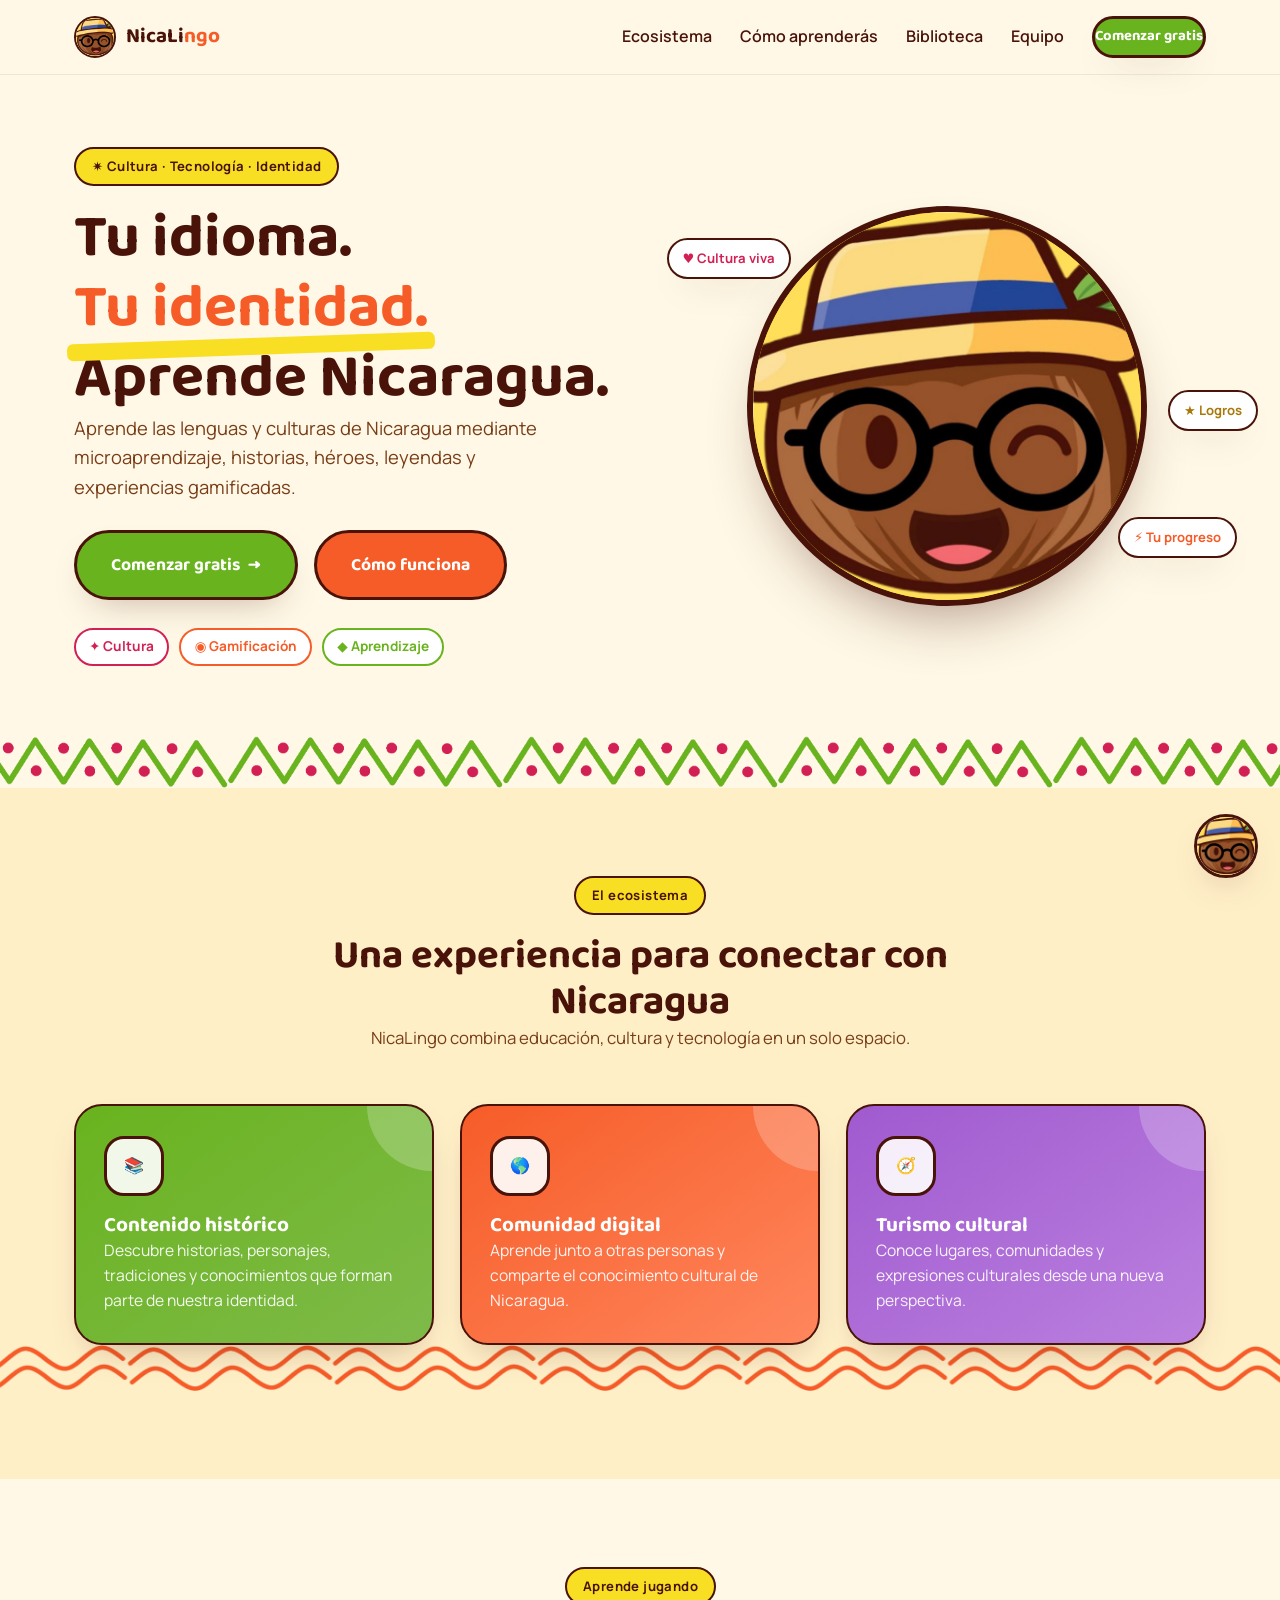
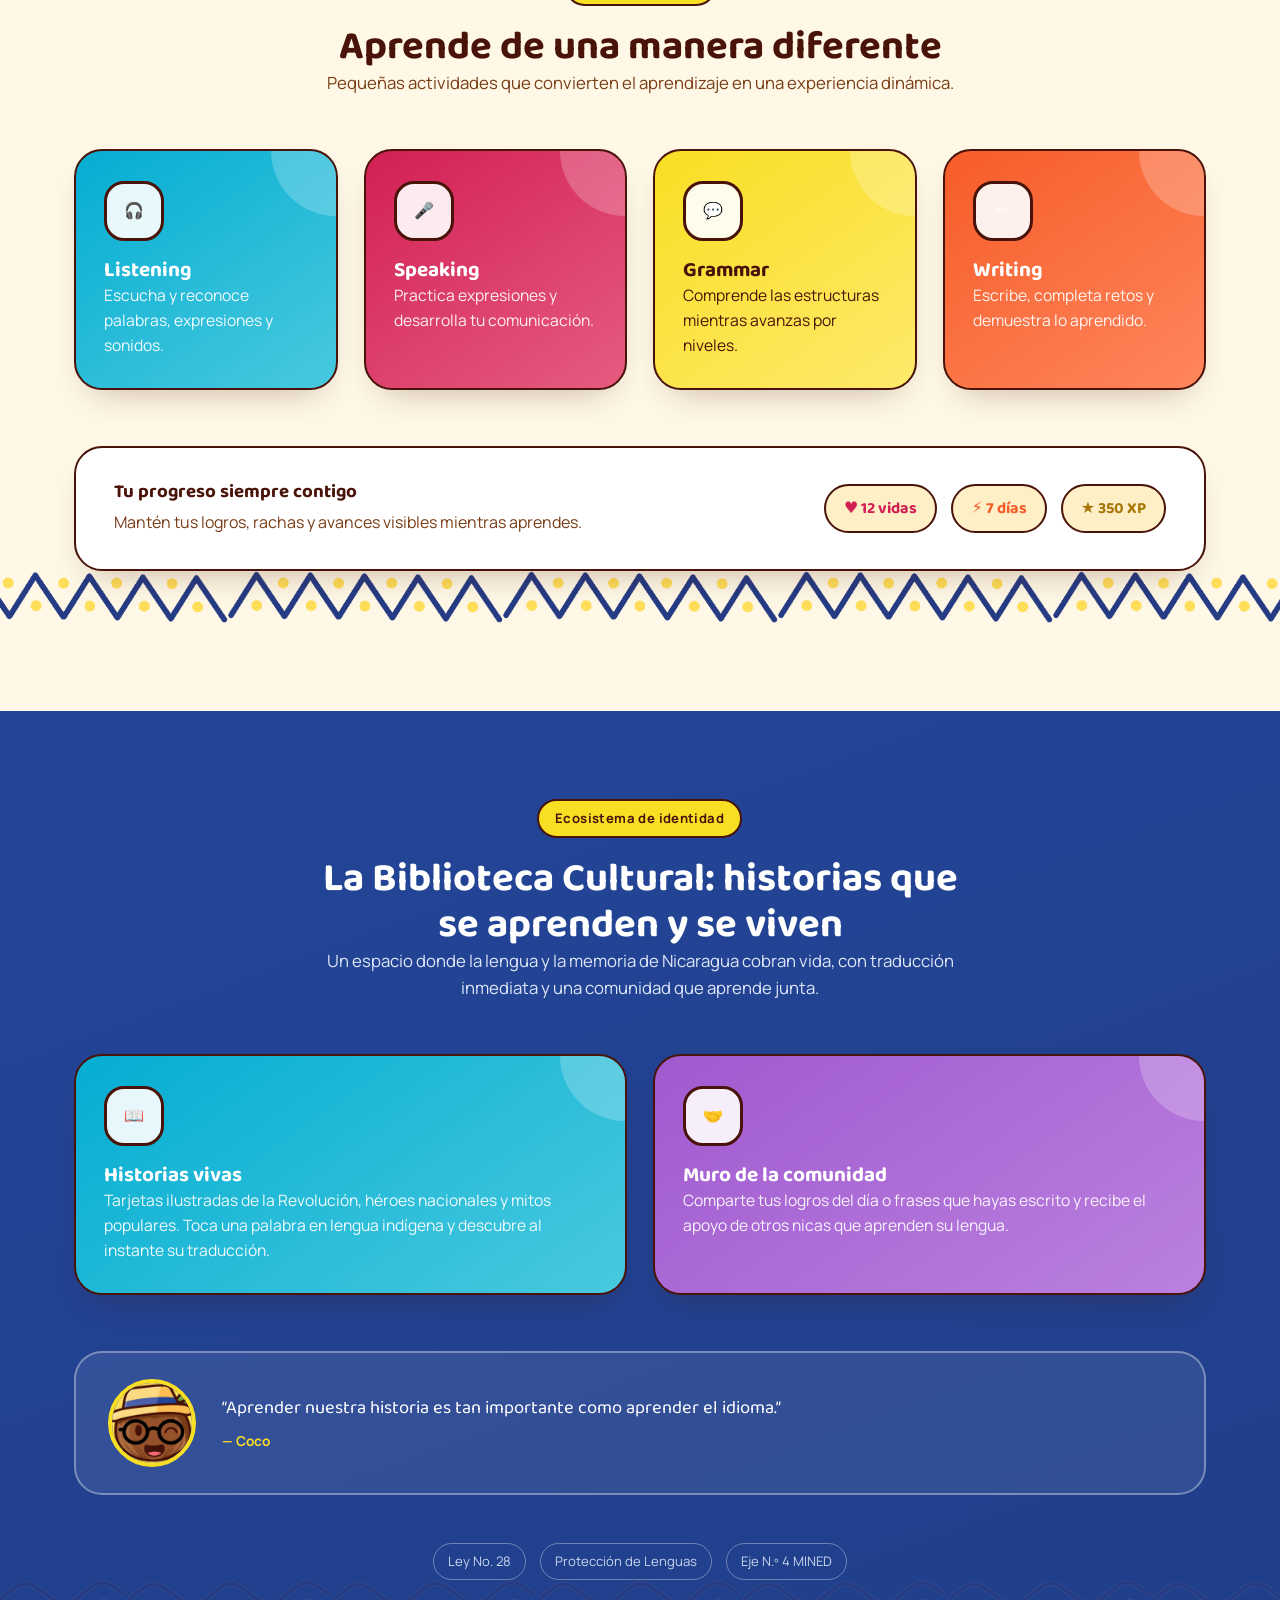
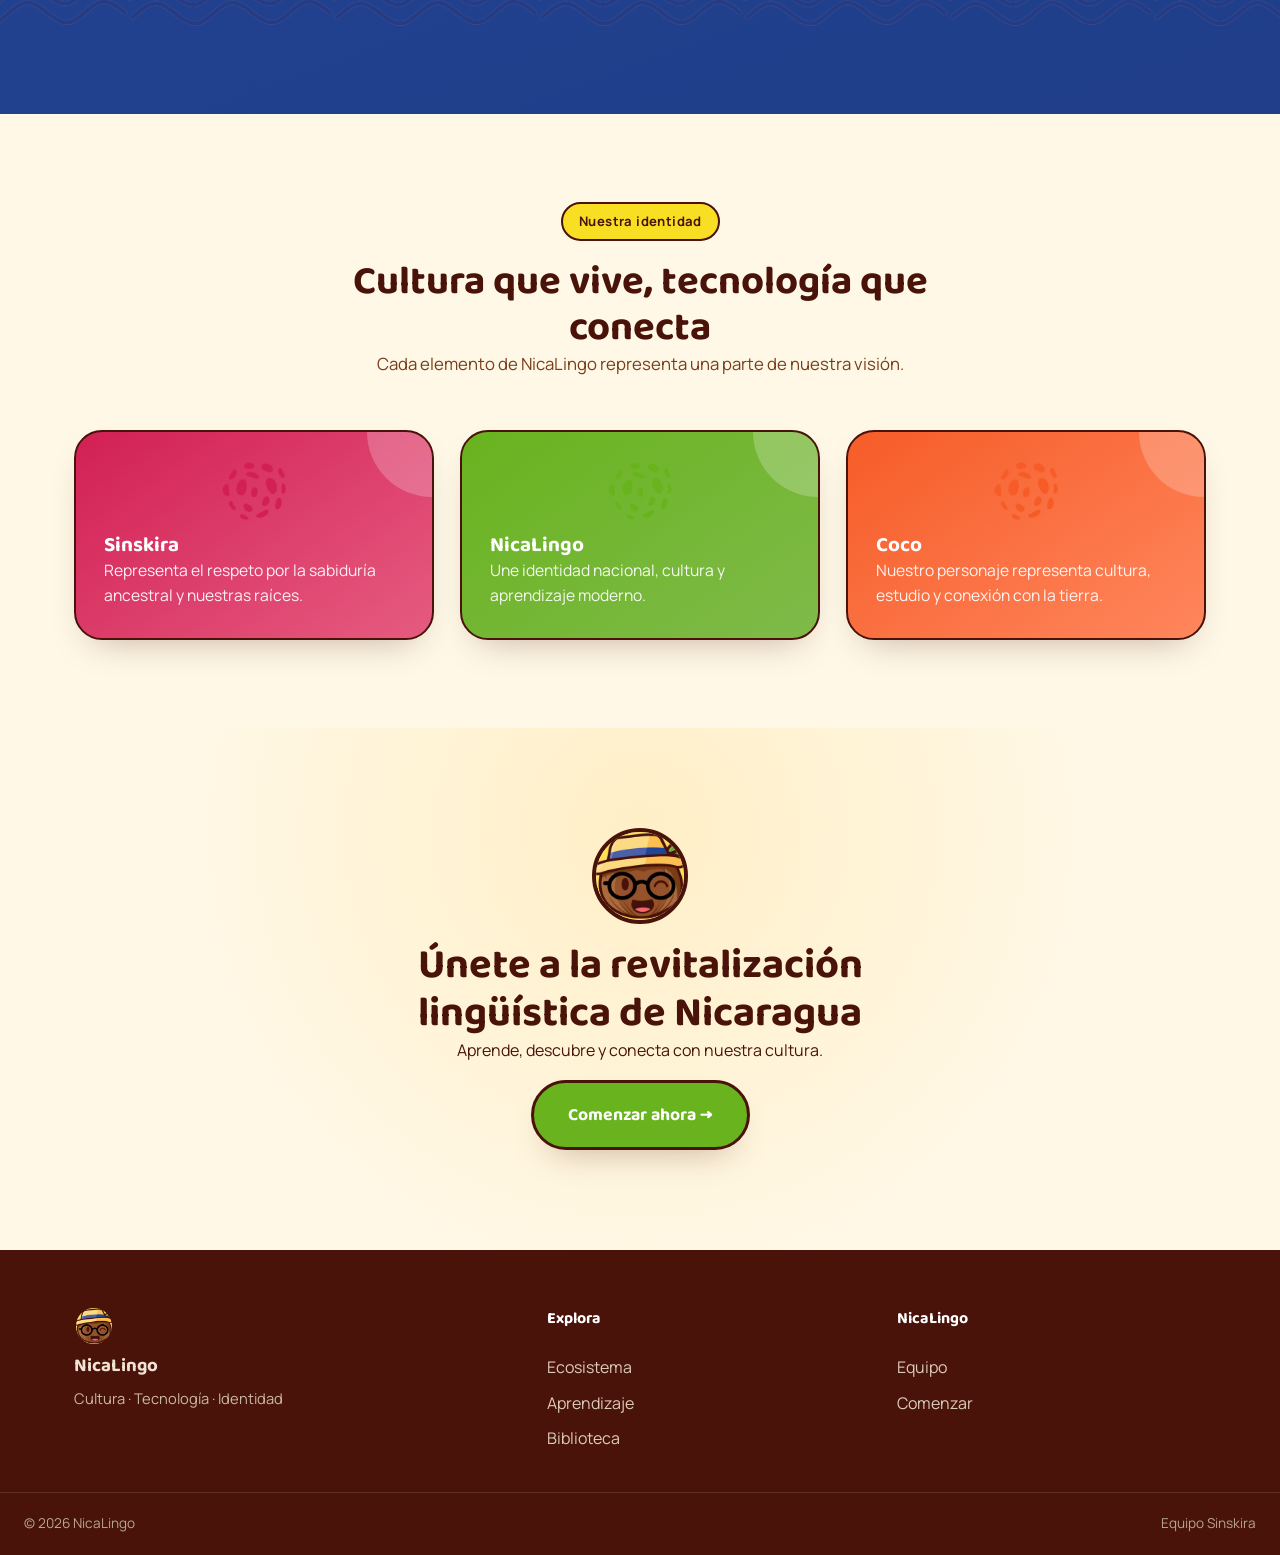
<file: index.html>
<!DOCTYPE html>
<html lang="es">

<head>

  <meta charset="UTF-8">

  <meta
    name="viewport"
    content="width=device-width, initial-scale=1.0"
  >

  <title>NicaLingo — Cultura · Tecnología · Identidad</title>

  <link
    rel="icon"
    href="favicon.png"
  >

  <link
    rel="preconnect"
    href="https://fonts.googleapis.com"
  >

  <link
    rel="preconnect"
    href="https://fonts.gstatic.com"
    crossorigin
  >

  <link
    href="https://fonts.googleapis.com/css2?family=Baloo+2:wght@600;700&family=Manrope:wght@300;400;600;700&display=swap"
    rel="stylesheet"
  >

  <link
    rel="stylesheet"
    href="style.css"
  >

</head>


<body>

<!-- ======================================================
     LUZ DEL CURSOR
====================================================== -->

<div
  class="cursor-glow"
  id="cursorGlow"
></div>


<!-- ======================================================
     HEADER
====================================================== -->

<header
  class="site-header"
  id="siteHeader"
>

  <div class="wrap header-inner">

    <a
      href="#inicio"
      class="brand"
    >

      <img
        src="coco-logo.png"
        alt="Logo de NicaLingo"
        class="brand-mark"
      >

      <span class="brand-name">
        Nica<span>Li</span><em>ngo</em>
      </span>

    </a>


    <nav
      class="main-nav"
      id="mainNav"
    >

      <a href="#ecosistema">
        Ecosistema
      </a>

      <a href="#aprendizaje">
        Cómo aprenderás
      </a>

      <a href="#biblioteca">
        Biblioteca
      </a>

      <a href="#equipo">
        Equipo
      </a>

      <a
        href="#comenzar"
        class="btn btn-primary btn-small"
      >
        Comenzar gratis
      </a>

    </nav>


    <button
      class="nav-toggle"
      id="navToggle"
      aria-label="Abrir menú"
      aria-expanded="false"
    >

      <span></span>
      <span></span>
      <span></span>

    </button>

  </div>

</header>



<main>


<!-- ======================================================
     HERO
====================================================== -->

<section
  class="hero"
  id="inicio"
>

  <div class="wrap hero-inner">


    <div class="hero-copy">

      <span class="eyebrow">
        ✷ Cultura · Tecnología · Identidad
      </span>


      <h1>

        Tu idioma.
        <span class="text-underline">
          Tu identidad.
        </span>

        <br>

        Aprende Nicaragua.

      </h1>


      <p class="hero-lead">

        Aprende las lenguas y culturas de Nicaragua
        mediante microaprendizaje, historias,
        héroes, leyendas y experiencias gamificadas.

      </p>


      <div class="hero-actions">

        <a
          href="#comenzar"
          class="btn btn-primary btn-large"
        >
          Comenzar gratis
          <span>→</span>
        </a>

        <a
          href="#aprendizaje"
          class="btn btn-coral btn-large"
        >
          Cómo funciona
        </a>

      </div>


      <div class="hero-pills">

        <span
          class="pill"
          style="--pc:var(--magenta)"
        >
          ✦ Cultura
        </span>

        <span
          class="pill"
          style="--pc:var(--coral)"
        >
          ◉ Gamificación
        </span>

        <span
          class="pill"
          style="--pc:var(--leaf)"
        >
          ◆ Aprendizaje
        </span>

      </div>

    </div>



    <div class="hero-visual">

      <div class="medallion">

        <img
          src="coco-hero.jpg"
          alt="Coco, personaje de NicaLingo"
          class="mascot-img"
        >

      </div>


      <div class="float-chip chip-life">
        ♥ Cultura viva
      </div>

      <div class="float-chip chip-streak">
        ⚡ Tu progreso
      </div>

      <div class="float-chip chip-coin">
        ★ Logros
      </div>

    </div>

  </div>


  <div class="divider divider-zigzag-green"></div>

</section>



<!-- ======================================================
     ECOSISTEMA
====================================================== -->

<section
  class="section section-alt"
  id="ecosistema"
>

  <div class="wrap">

    <div class="section-head reveal">

      <span class="eyebrow eyebrow-magenta">
        El ecosistema
      </span>

      <h2>
        Una experiencia para conectar
        con Nicaragua
      </h2>

      <p class="section-lead">
        NicaLingo combina educación,
        cultura y tecnología en un solo espacio.
      </p>

    </div>


    <div class="card-grid card-grid-3">


      <!-- CARD 1 -->

      <article
        class="card card-green reveal"
        style="--delay:.05s"
      >

        <div class="icon-badge">
          📚
        </div>

        <h3>
          Contenido histórico
        </h3>

        <p>
          Descubre historias, personajes,
          tradiciones y conocimientos que
          forman parte de nuestra identidad.
        </p>

      </article>


      <!-- CARD 2 -->

      <article
        class="card card-coral reveal"
        style="--delay:.15s"
      >

        <div class="icon-badge">
          🌎
        </div>

        <h3>
          Comunidad digital
        </h3>

        <p>
          Aprende junto a otras personas
          y comparte el conocimiento
          cultural de Nicaragua.
        </p>

      </article>


      <!-- CARD 3 -->

      <article
        class="card card-purple reveal"
        style="--delay:.25s"
      >

        <div class="icon-badge">
          🧭
        </div>

        <h3>
          Turismo cultural
        </h3>

        <p>
          Conoce lugares, comunidades
          y expresiones culturales
          desde una nueva perspectiva.
        </p>

      </article>

    </div>

  </div>


  <div class="divider divider-wave-coral"></div>

</section>



<!-- ======================================================
     APRENDIZAJE
====================================================== -->

<section
  class="section"
  id="aprendizaje"
>

  <div class="wrap">

    <div class="section-head reveal">

      <span class="eyebrow eyebrow-sun">
        Aprende jugando
      </span>

      <h2>
        Aprende de una manera diferente
      </h2>

      <p class="section-lead">
        Pequeñas actividades que convierten
        el aprendizaje en una experiencia dinámica.
      </p>

    </div>


    <div class="card-grid card-grid-4">


      <article
        class="card card-cyan reveal"
        style="--delay:.05s"
      >

        <div class="icon-badge">
          🎧
        </div>

        <h3>
          Listening
        </h3>

        <p>
          Escucha y reconoce palabras,
          expresiones y sonidos.
        </p>

      </article>


      <article
        class="card card-magenta reveal"
        style="--delay:.15s"
      >

        <div class="icon-badge">
          🎤
        </div>

        <h3>
          Speaking
        </h3>

        <p>
          Practica expresiones
          y desarrolla tu comunicación.
        </p>

      </article>


      <article
        class="card card-yellow reveal"
        style="--delay:.25s"
      >

        <div class="icon-badge">
          💬
        </div>

        <h3>
          Grammar
        </h3>

        <p>
          Comprende las estructuras
          mientras avanzas por niveles.
        </p>

      </article>


      <article
        class="card card-coral reveal"
        style="--delay:.35s"
      >

        <div class="icon-badge">
          ✏️
        </div>

        <h3>
          Writing
        </h3>

        <p>
          Escribe, completa retos
          y demuestra lo aprendido.
        </p>

      </article>

    </div>


    <div class="topbar-preview reveal">

      <div class="topbar-preview-text">

        <h3>
          Tu progreso siempre contigo
        </h3>

        <p>
          Mantén tus logros, rachas
          y avances visibles mientras aprendes.
        </p>

      </div>


      <div class="topbar-mock">

        <span>
          ♥ 12 vidas
        </span>

        <span>
          ⚡ 7 días
        </span>

        <span>
          ★ 350 XP
        </span>

      </div>

    </div>

  </div>


  <div class="divider divider-zigzag-navy"></div>

</section>



<!-- ======================================================
     BIBLIOTECA CULTURAL
====================================================== -->

<section
  class="section section-dark"
  id="biblioteca"
>

  <div class="wrap">

    <div class="section-head reveal">

      <span class="eyebrow eyebrow-ocean">
        Ecosistema de identidad
      </span>

      <h2>
        La Biblioteca Cultural:
        historias que se aprenden y se viven
      </h2>

      <p class="section-lead">
        Un espacio donde la lengua y la memoria
        de Nicaragua cobran vida, con traducción
        inmediata y una comunidad que aprende junta.
      </p>

    </div>


    <div class="card-grid card-grid-2">


      <article
        class="card card-cyan reveal"
        style="--delay:.1s"
      >

        <div class="icon-badge">
          📖
        </div>

        <h3>
          Historias vivas
        </h3>

        <p>
          Tarjetas ilustradas de la Revolución,
          héroes nacionales y mitos populares.
          Toca una palabra en lengua indígena
          y descubre al instante su traducción.
        </p>

      </article>


      <article
        class="card card-purple reveal"
        style="--delay:.2s"
      >

        <div class="icon-badge">
          🤝
        </div>

        <h3>
          Muro de la comunidad
        </h3>

        <p>
          Comparte tus logros del día o frases
          que hayas escrito y recibe el apoyo
          de otros nicas que aprenden su lengua.
        </p>

      </article>

    </div>


    <div class="biblioteca-mascot reveal">

      <img
        src="coco-hero.jpg"
        alt="Coco, la mascota de NicaLingo"
      >

      <blockquote>
        “Aprender nuestra historia es tan importante
        como aprender el idioma.”
        <cite>— Coco</cite>
      </blockquote>

    </div>


    <div class="legal-strip reveal">

      <span>
        Ley No. 28
      </span>

      <span>
        Protección de Lenguas
      </span>

      <span>
        Eje N.º 4 MINED
      </span>

    </div>

  </div>


  <div class="divider divider-wave-navy"></div>

</section>



<!-- ======================================================
     EQUIPO
====================================================== -->

<section
  class="section"
  id="equipo"
>

  <div class="wrap">

    <div class="section-head reveal">

      <span class="eyebrow eyebrow-leaf">
        Nuestra identidad
      </span>

      <h2>
        Cultura que vive,
        tecnología que conecta
      </h2>

      <p class="section-lead">
        Cada elemento de NicaLingo representa
        una parte de nuestra visión.
      </p>

    </div>


    <div class="card-grid card-grid-3">


      <article
        class="card card-magenta reveal"
        style="--delay:.05s"
      >

        <img
          src="blob-magenta.png"
          alt=""
          class="blob-icon"
        >

        <h3>
          Sinskira
        </h3>

        <p>
          Representa el respeto por la
          sabiduría ancestral y nuestras raíces.
        </p>

      </article>


      <article
        class="card card-green reveal"
        style="--delay:.15s"
      >

        <img
          src="blob-green.png"
          alt=""
          class="blob-icon"
        >

        <h3>
          NicaLingo
        </h3>

        <p>
          Une identidad nacional,
          cultura y aprendizaje moderno.
        </p>

      </article>


      <article
        class="card card-coral reveal"
        style="--delay:.25s"
      >

        <img
          src="blob-coral.png"
          alt=""
          class="blob-icon"
        >

        <h3>
          Coco
        </h3>

        <p>
          Nuestro personaje representa
          cultura, estudio y conexión con la tierra.
        </p>

      </article>

    </div>

  </div>

</section>



<!-- ======================================================
     CTA
====================================================== -->

<section
  class="cta-final"
  id="comenzar"
>

  <div class="wrap cta-inner reveal">

    <img
      src="coco-logo.png"
      alt="Coco"
      class="cta-mascot"
    >

    <h2>
      Únete a la revitalización
      lingüística de Nicaragua
    </h2>

    <p>
      Aprende, descubre y conecta
      con nuestra cultura.
    </p>

    <a
      href="#inicio"
      class="btn btn-primary btn-large"
    >
      Comenzar ahora →
    </a>

  </div>

</section>

</main>



<!-- ======================================================
     FOOTER
====================================================== -->

<footer class="site-footer">

  <div class="wrap footer-inner">


    <div class="footer-brand">

      <img
        src="coco-logo.png"
        alt="NicaLingo"
        class="brand-mark"
      >

      <h3>
        NicaLingo
      </h3>

      <p>
        Cultura · Tecnología · Identidad
      </p>

    </div>


    <div class="footer-col">

      <h4>
        Explora
      </h4>

      <a href="#ecosistema">
        Ecosistema
      </a>

      <a href="#aprendizaje">
        Aprendizaje
      </a>

      <a href="#biblioteca">
        Biblioteca
      </a>

    </div>


    <div class="footer-col">

      <h4>
        NicaLingo
      </h4>

      <a href="#equipo">
        Equipo
      </a>

      <a href="#comenzar">
        Comenzar
      </a>

    </div>

  </div>


  <div class="footer-bottom">

    <span>
      © <span id="year"></span> NicaLingo
    </span>

    <span>
      Equipo Sinskira
    </span>

  </div>

</footer>


<!-- ======================================================
     MASCOTA FLOTANTE
====================================================== -->

<button
  class="mascot-peek"
  id="mascotPeek"
  aria-label="Ir a comenzar gratis"
>

  <span class="mascot-peek-bubble">
    ¡Vamos a aprender! →
  </span>

  <img
    src="coco-logo.png"
    alt=""
  >

</button>


<script src="script.js"></script>

</body>

</html>
</file>
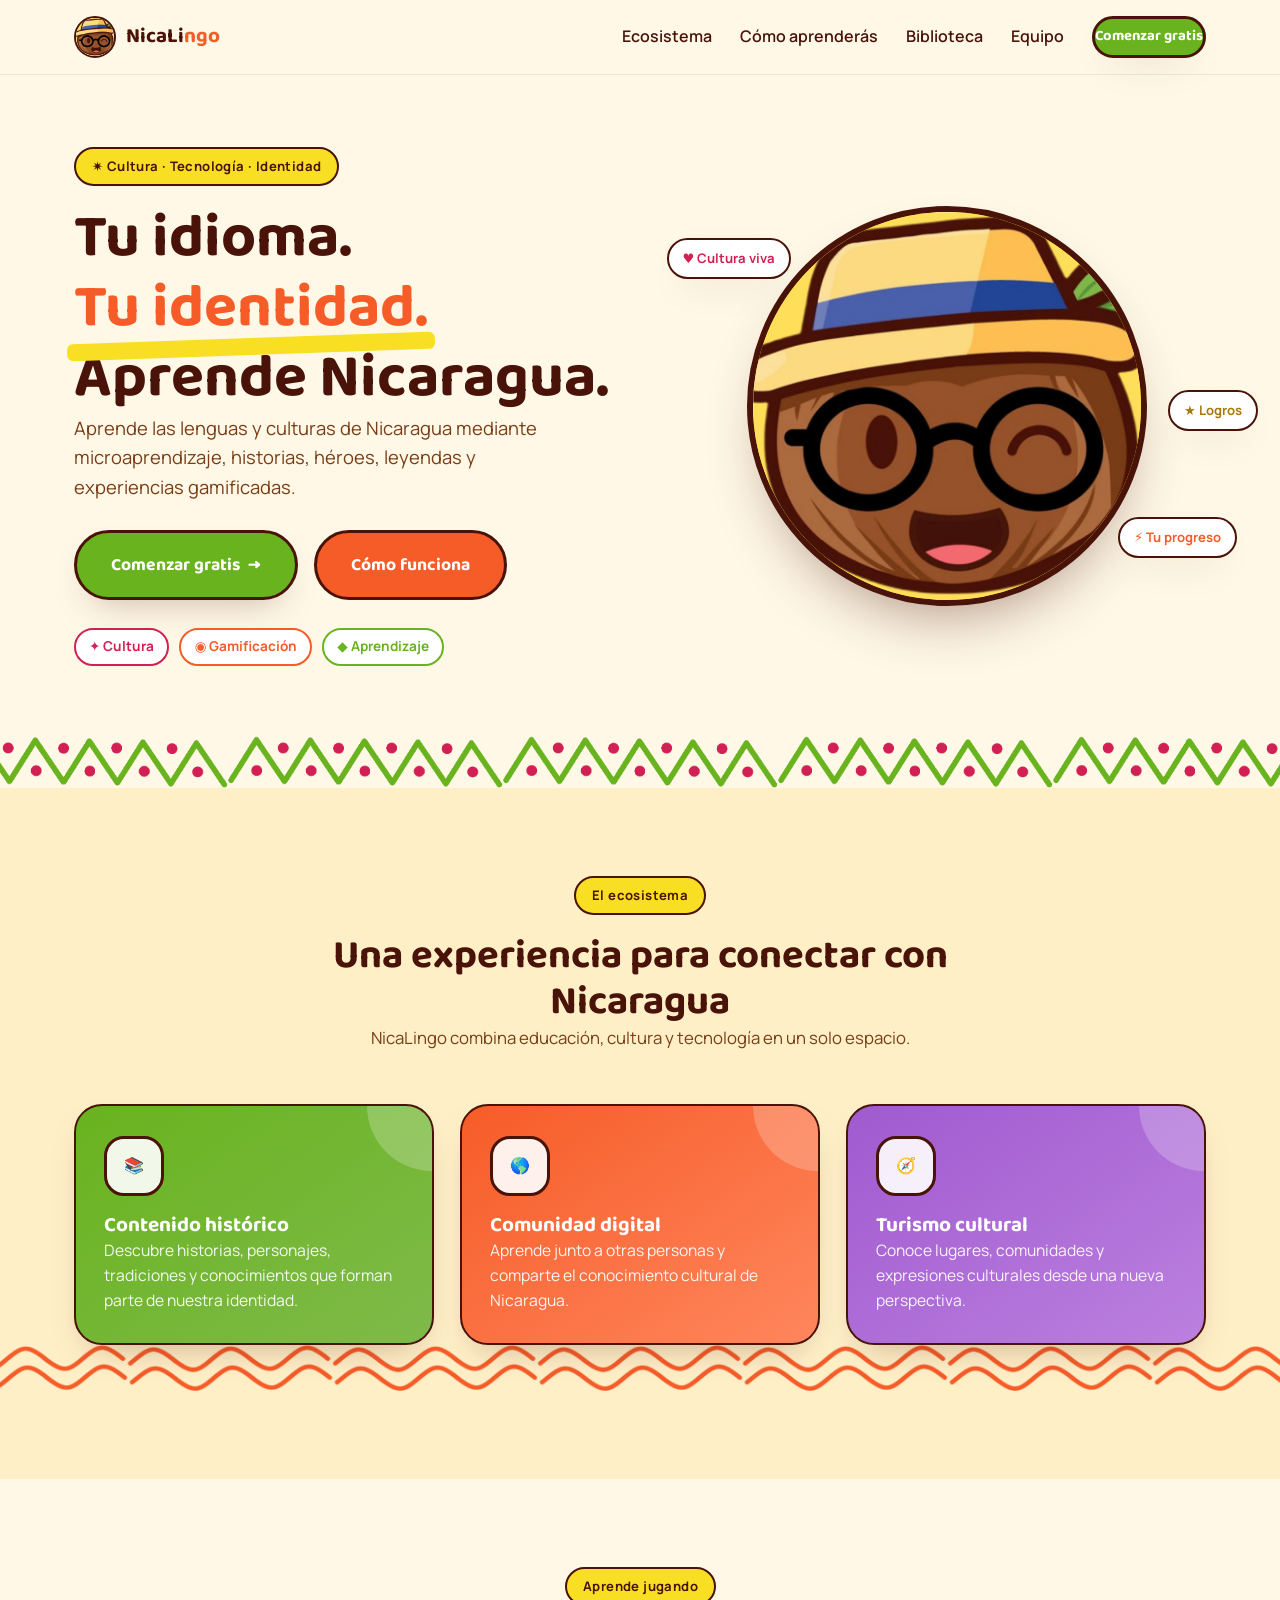
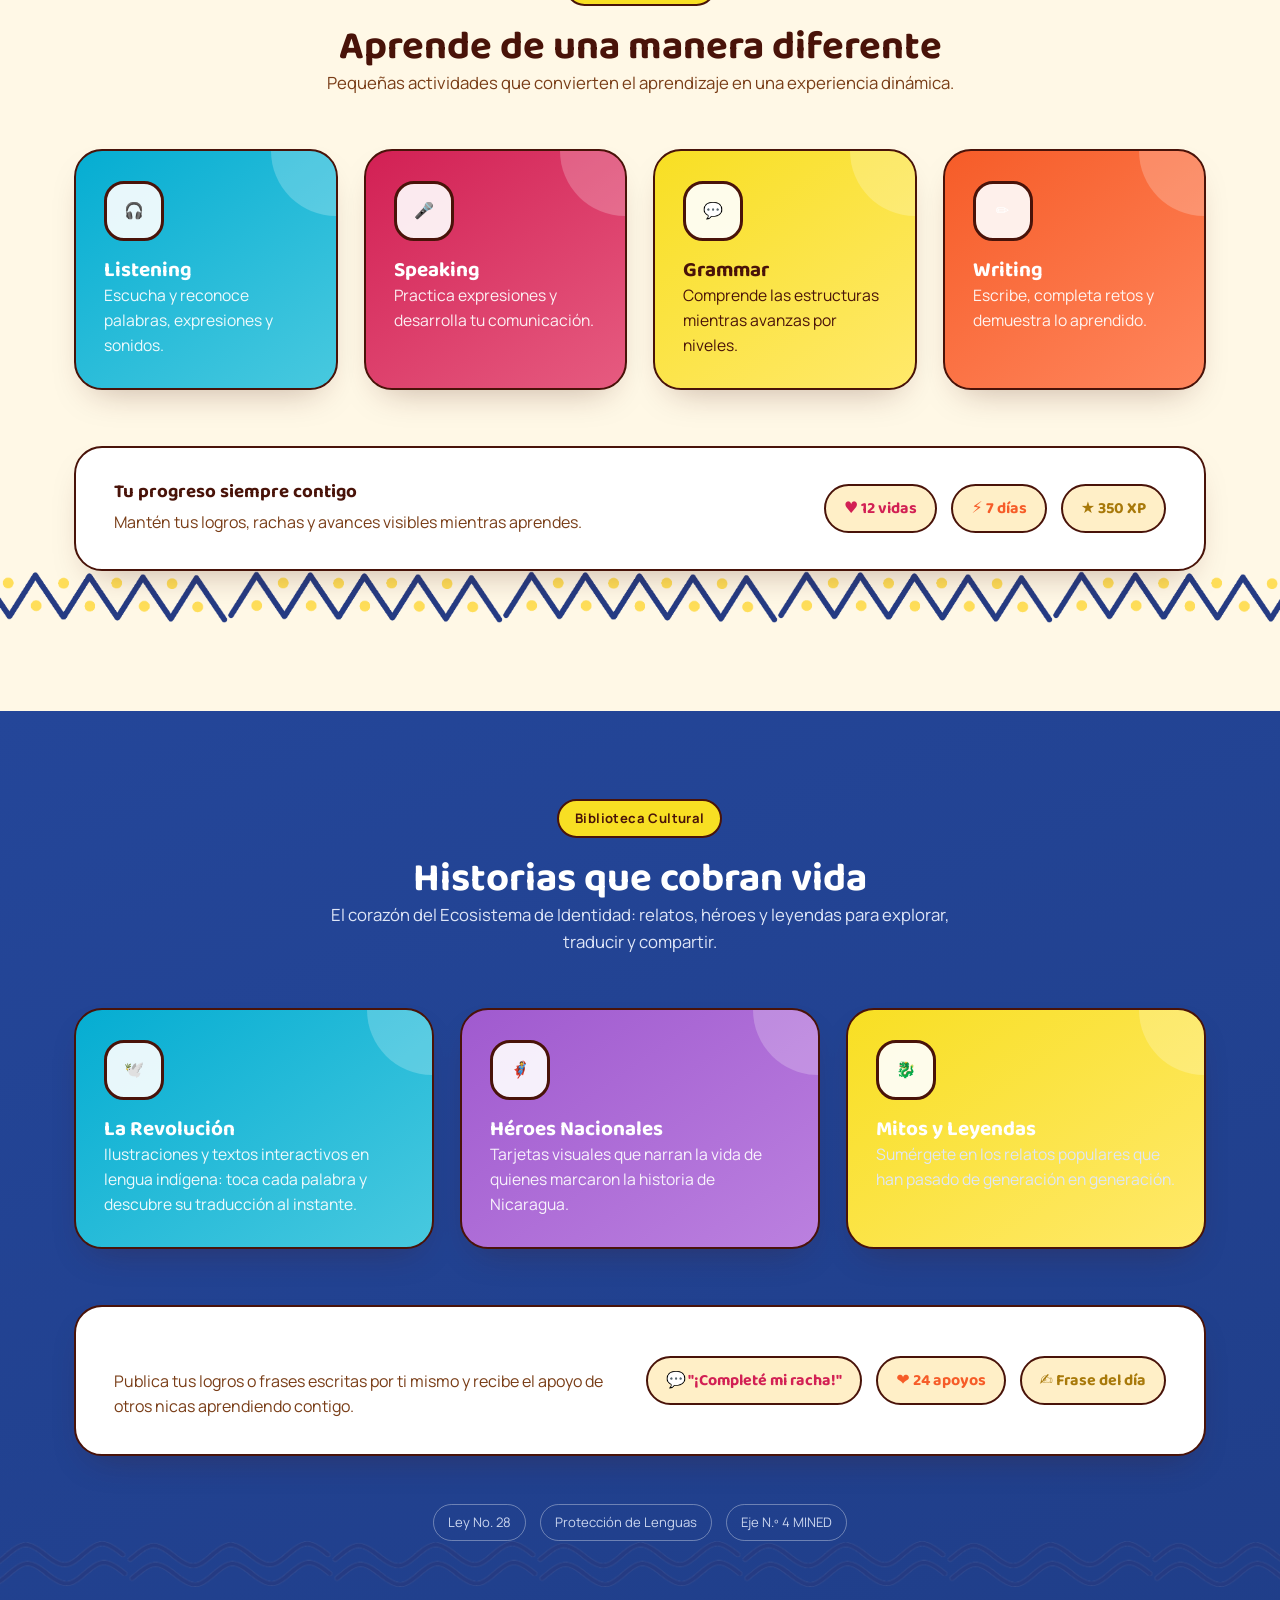
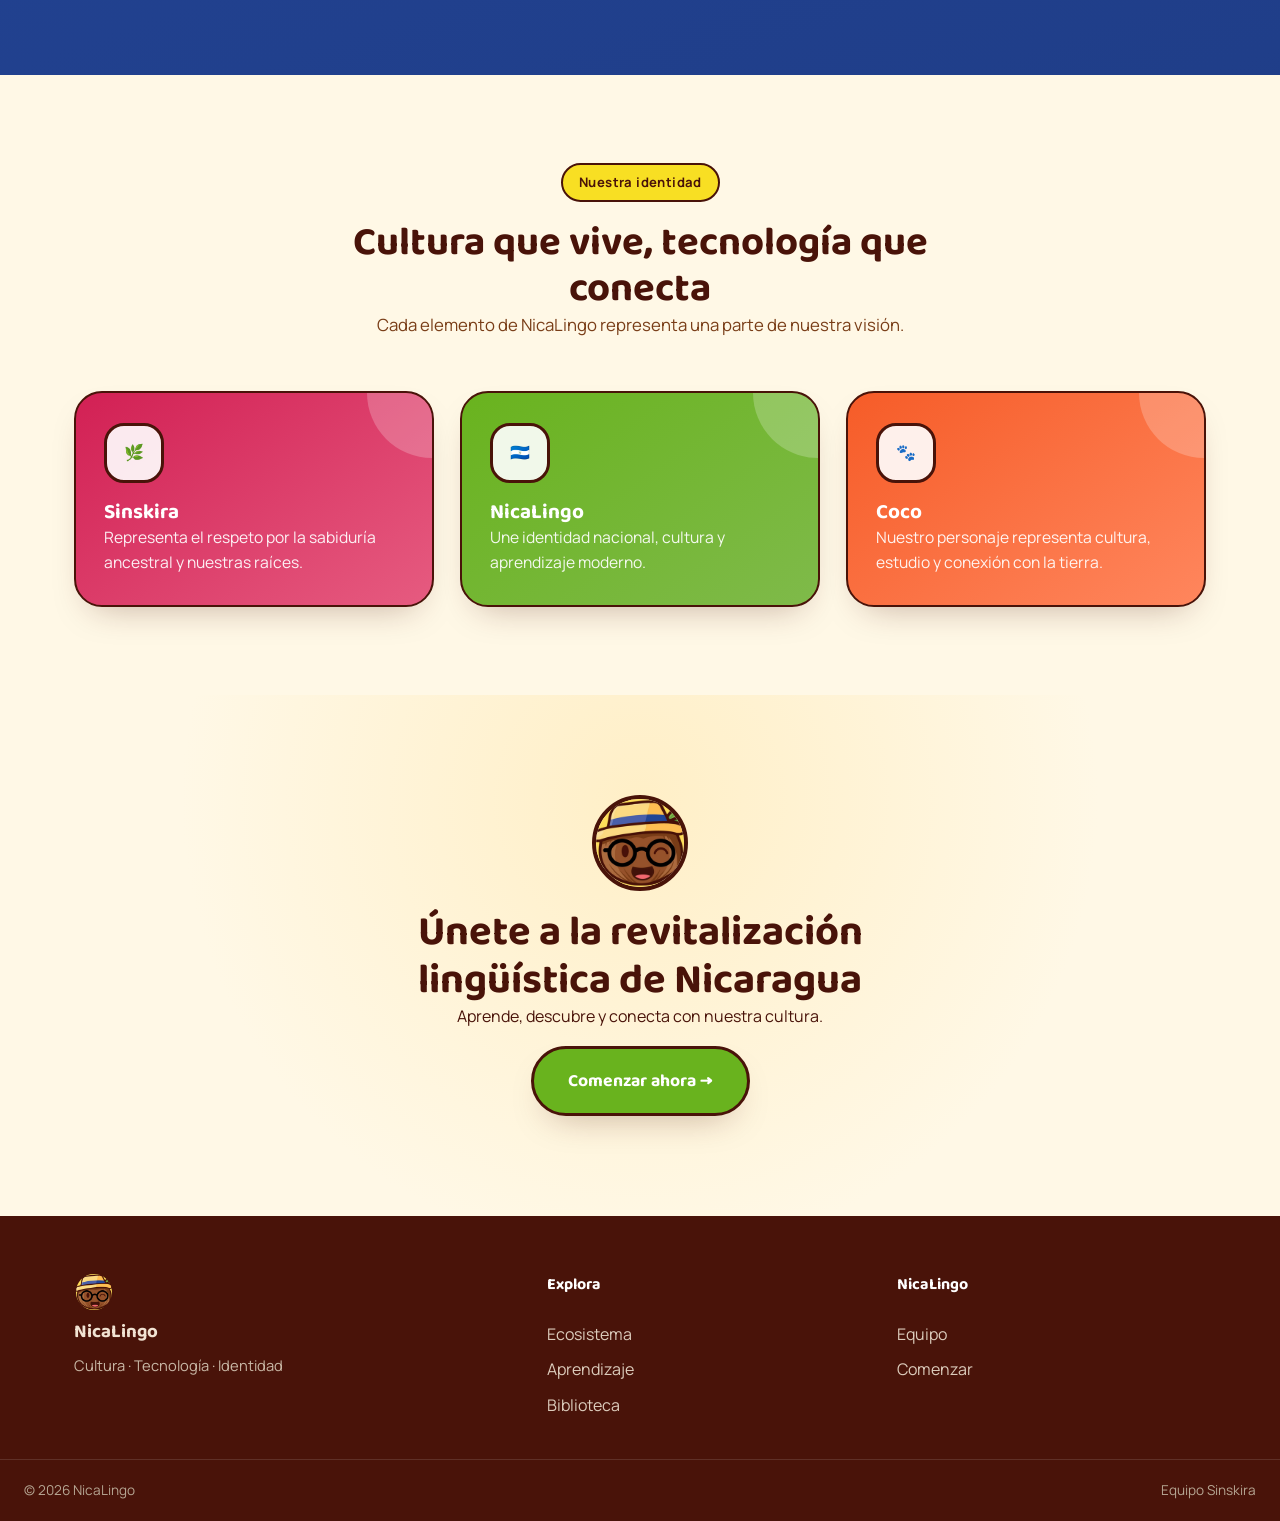
<file: index (1).html>
<!DOCTYPE html>
<html lang="es">

<head>

  <meta charset="UTF-8">

  <meta
    name="viewport"
    content="width=device-width, initial-scale=1.0"
  >

  <title>NicaLingo — Cultura · Tecnología · Identidad</title>

  <link
    rel="icon"
    href="favicon.png"
  >

  <link
    rel="preconnect"
    href="https://fonts.googleapis.com"
  >

  <link
    rel="preconnect"
    href="https://fonts.gstatic.com"
    crossorigin
  >

  <link
    href="https://fonts.googleapis.com/css2?family=Baloo+2:wght@600;700&family=Manrope:wght@300;400;600;700&display=swap"
    rel="stylesheet"
  >

  <link
    rel="stylesheet"
    href="style.css"
  >

</head>


<body>

<!-- ======================================================
     LUZ DEL CURSOR
====================================================== -->

<div
  class="cursor-glow"
  id="cursorGlow"
></div>


<!-- ======================================================
     HEADER
====================================================== -->

<header
  class="site-header"
  id="siteHeader"
>

  <div class="wrap header-inner">

    <a
      href="#inicio"
      class="brand"
    >

      <img
        src="coco-logo.png"
        alt="Logo de NicaLingo"
        class="brand-mark"
      >

      <span class="brand-name">
        Nica<span>Li</span><em>ngo</em>
      </span>

    </a>


    <nav
      class="main-nav"
      id="mainNav"
    >

      <a href="#ecosistema">
        Ecosistema
      </a>

      <a href="#aprendizaje">
        Cómo aprenderás
      </a>

      <a href="#biblioteca">
        Biblioteca
      </a>

      <a href="#equipo">
        Equipo
      </a>

      <a
        href="#comenzar"
        class="btn btn-primary btn-small"
      >
        Comenzar gratis
      </a>

    </nav>


    <button
      class="nav-toggle"
      id="navToggle"
      aria-label="Abrir menú"
      aria-expanded="false"
    >

      <span></span>
      <span></span>
      <span></span>

    </button>

  </div>

</header>



<main>


<!-- ======================================================
     HERO
====================================================== -->

<section
  class="hero"
  id="inicio"
>

  <div class="wrap hero-inner">


    <div class="hero-copy">

      <span class="eyebrow">
        ✷ Cultura · Tecnología · Identidad
      </span>


      <h1>

        Tu idioma.
        <span class="text-underline">
          Tu identidad.
        </span>

        <br>

        Aprende Nicaragua.

      </h1>


      <p class="hero-lead">

        Aprende las lenguas y culturas de Nicaragua
        mediante microaprendizaje, historias,
        héroes, leyendas y experiencias gamificadas.

      </p>


      <div class="hero-actions">

        <a
          href="#comenzar"
          class="btn btn-primary btn-large"
        >
          Comenzar gratis
          <span>→</span>
        </a>

        <a
          href="#aprendizaje"
          class="btn btn-coral btn-large"
        >
          Cómo funciona
        </a>

      </div>


      <div class="hero-pills">

        <span
          class="pill"
          style="--pc:var(--magenta)"
        >
          ✦ Cultura
        </span>

        <span
          class="pill"
          style="--pc:var(--coral)"
        >
          ◉ Gamificación
        </span>

        <span
          class="pill"
          style="--pc:var(--leaf)"
        >
          ◆ Aprendizaje
        </span>

      </div>

    </div>



    <div class="hero-visual">

      <div class="ambient-blob ambient-blob-sun ambient-blob-a blob-hero-a"></div>

      <div class="ambient-blob ambient-blob-coral ambient-blob-b blob-hero-b"></div>

      <div class="medallion-ring"></div>

      <div class="medallion">

        <img
          src="coco-hero.jpg"
          alt="Coco, personaje de NicaLingo"
          class="mascot-img"
        >

      </div>


      <div class="float-chip chip-life">
        ♥ Cultura viva
      </div>

      <div class="float-chip chip-streak">
        ⚡ Tu progreso
      </div>

      <div class="float-chip chip-coin">
        ★ Logros
      </div>

    </div>

  </div>


  <div class="divider divider-zigzag-green"></div>

</section>



<!-- ======================================================
     ECOSISTEMA
====================================================== -->

<section
  class="section section-alt"
  id="ecosistema"
>

  <div class="wrap">

    <div class="section-head reveal">

      <span class="eyebrow eyebrow-magenta">
        El ecosistema
      </span>

      <h2>
        Una experiencia para conectar
        con Nicaragua
      </h2>

      <p class="section-lead">
        NicaLingo combina educación,
        cultura y tecnología en un solo espacio.
      </p>

    </div>


    <div class="card-grid card-grid-3">


      <!-- CARD 1 -->

      <article
        class="card card-green reveal"
        style="--delay:.05s"
      >

        <div class="icon-badge">
          📚
        </div>

        <h3>
          Contenido histórico
        </h3>

        <p>
          Descubre historias, personajes,
          tradiciones y conocimientos que
          forman parte de nuestra identidad.
        </p>

      </article>


      <!-- CARD 2 -->

      <article
        class="card card-coral reveal"
        style="--delay:.15s"
      >

        <div class="icon-badge">
          🌎
        </div>

        <h3>
          Comunidad digital
        </h3>

        <p>
          Aprende junto a otras personas
          y comparte el conocimiento
          cultural de Nicaragua.
        </p>

      </article>


      <!-- CARD 3 -->

      <article
        class="card card-purple reveal"
        style="--delay:.25s"
      >

        <div class="icon-badge">
          🧭
        </div>

        <h3>
          Turismo cultural
        </h3>

        <p>
          Conoce lugares, comunidades
          y expresiones culturales
          desde una nueva perspectiva.
        </p>

      </article>

    </div>

  </div>


  <div class="divider divider-wave-coral"></div>

</section>



<!-- ======================================================
     APRENDIZAJE
====================================================== -->

<section
  class="section"
  id="aprendizaje"
>

  <div class="wrap">

    <div class="section-head reveal">

      <span class="eyebrow eyebrow-sun">
        Aprende jugando
      </span>

      <h2>
        Aprende de una manera diferente
      </h2>

      <p class="section-lead">
        Pequeñas actividades que convierten
        el aprendizaje en una experiencia dinámica.
      </p>

    </div>


    <div class="card-grid card-grid-4">


      <article
        class="card card-cyan reveal"
        style="--delay:.05s"
      >

        <div class="icon-badge">
          🎧
        </div>

        <h3>
          Listening
        </h3>

        <p>
          Escucha y reconoce palabras,
          expresiones y sonidos.
        </p>

      </article>


      <article
        class="card card-magenta reveal"
        style="--delay:.15s"
      >

        <div class="icon-badge">
          🎤
        </div>

        <h3>
          Speaking
        </h3>

        <p>
          Practica expresiones
          y desarrolla tu comunicación.
        </p>

      </article>


      <article
        class="card card-yellow reveal"
        style="--delay:.25s"
      >

        <div class="icon-badge">
          💬
        </div>

        <h3>
          Grammar
        </h3>

        <p>
          Comprende las estructuras
          mientras avanzas por niveles.
        </p>

      </article>


      <article
        class="card card-coral reveal"
        style="--delay:.35s"
      >

        <div class="icon-badge">
          ✏️
        </div>

        <h3>
          Writing
        </h3>

        <p>
          Escribe, completa retos
          y demuestra lo aprendido.
        </p>

      </article>

    </div>


    <div class="topbar-preview reveal">

      <div class="topbar-preview-text">

        <h3>
          Tu progreso siempre contigo
        </h3>

        <p>
          Mantén tus logros, rachas
          y avances visibles mientras aprendes.
        </p>

      </div>


      <div class="topbar-mock">

        <span>
          ♥ 12 vidas
        </span>

        <span>
          ⚡ 7 días
        </span>

        <span>
          ★ 350 XP
        </span>

      </div>

    </div>

  </div>


  <div class="divider divider-zigzag-navy"></div>

</section>



<!-- ======================================================
     BIBLIOTECA CULTURAL
====================================================== -->

<section
  class="section section-dark"
  id="biblioteca"
>

  <div class="ambient-blob ambient-blob-cyan ambient-blob-a blob-lib-a"></div>

  <div class="ambient-blob ambient-blob-sun ambient-blob-b blob-lib-b"></div>

  <div class="wrap">

    <div class="section-head reveal">

      <span class="eyebrow eyebrow-ocean">
        Biblioteca Cultural
      </span>

      <h2>
        Historias que cobran vida
      </h2>

      <p class="section-lead">
        El corazón del Ecosistema de Identidad: relatos, héroes
        y leyendas para explorar, traducir y compartir.
      </p>

    </div>


    <div class="card-grid card-grid-3">


      <article
        class="card card-cyan reveal"
        style="--delay:.05s"
      >

        <div class="icon-badge">
          🕊️
        </div>

        <h3>
          La Revolución
        </h3>

        <p>
          Ilustraciones y textos interactivos en lengua
          indígena: toca cada palabra y descubre su
          traducción al instante.
        </p>

      </article>


      <article
        class="card card-purple reveal"
        style="--delay:.15s"
      >

        <div class="icon-badge">
          🦸
        </div>

        <h3>
          Héroes Nacionales
        </h3>

        <p>
          Tarjetas visuales que narran la vida de quienes
          marcaron la historia de Nicaragua.
        </p>

      </article>


      <article
        class="card card-yellow reveal"
        style="--delay:.25s"
      >

        <div class="icon-badge">
          🐉
        </div>

        <h3>
          Mitos y Leyendas
        </h3>

        <p>
          Sumérgete en los relatos populares que han
          pasado de generación en generación.
        </p>

      </article>

    </div>


    <div class="topbar-preview reveal">

      <div class="topbar-preview-text">

        <h3>
          Comunidad viva
        </h3>

        <p>
          Publica tus logros o frases escritas por ti mismo
          y recibe el apoyo de otros nicas aprendiendo contigo.
        </p>

      </div>


      <div class="topbar-mock">

        <span>
          💬 "¡Completé mi racha!"
        </span>

        <span>
          ❤️ 24 apoyos
        </span>

        <span>
          ✍️ Frase del día
        </span>

      </div>

    </div>


    <div class="legal-strip reveal">

      <span>
        Ley No. 28
      </span>

      <span>
        Protección de Lenguas
      </span>

      <span>
        Eje N.º 4 MINED
      </span>

    </div>

  </div>


  <div class="divider divider-wave-navy"></div>

</section>



<!-- ======================================================
     EQUIPO
====================================================== -->

<section
  class="section"
  id="equipo"
>

  <div class="wrap">

    <div class="section-head reveal">

      <span class="eyebrow eyebrow-leaf">
        Nuestra identidad
      </span>

      <h2>
        Cultura que vive,
        tecnología que conecta
      </h2>

      <p class="section-lead">
        Cada elemento de NicaLingo representa
        una parte de nuestra visión.
      </p>

    </div>


    <div class="card-grid card-grid-3">


      <article
        class="card card-magenta reveal"
        style="--delay:.05s"
      >

        <div class="icon-badge">
          🌿
        </div>

        <h3>
          Sinskira
        </h3>

        <p>
          Representa el respeto por la
          sabiduría ancestral y nuestras raíces.
        </p>

      </article>


      <article
        class="card card-green reveal"
        style="--delay:.15s"
      >

        <div class="icon-badge">
          🇳🇮
        </div>

        <h3>
          NicaLingo
        </h3>

        <p>
          Une identidad nacional,
          cultura y aprendizaje moderno.
        </p>

      </article>


      <article
        class="card card-coral reveal"
        style="--delay:.25s"
      >

        <div class="icon-badge">
          🐾
        </div>

        <h3>
          Coco
        </h3>

        <p>
          Nuestro personaje representa
          cultura, estudio y conexión con la tierra.
        </p>

      </article>

    </div>

  </div>

</section>



<!-- ======================================================
     CTA
====================================================== -->

<section
  class="cta-final"
  id="comenzar"
>

  <div class="wrap cta-inner reveal">

    <img
      src="coco-logo.png"
      alt="Coco"
      class="cta-mascot"
    >

    <h2>
      Únete a la revitalización
      lingüística de Nicaragua
    </h2>

    <p>
      Aprende, descubre y conecta
      con nuestra cultura.
    </p>

    <a
      href="#inicio"
      class="btn btn-primary btn-large"
    >
      Comenzar ahora →
    </a>

  </div>

</section>

</main>



<!-- ======================================================
     FOOTER
====================================================== -->

<footer class="site-footer">

  <div class="wrap footer-inner">


    <div class="footer-brand">

      <img
        src="coco-logo.png"
        alt="NicaLingo"
        class="brand-mark"
      >

      <h3>
        NicaLingo
      </h3>

      <p>
        Cultura · Tecnología · Identidad
      </p>

    </div>


    <div class="footer-col">

      <h4>
        Explora
      </h4>

      <a href="#ecosistema">
        Ecosistema
      </a>

      <a href="#aprendizaje">
        Aprendizaje
      </a>

      <a href="#biblioteca">
        Biblioteca
      </a>

    </div>


    <div class="footer-col">

      <h4>
        NicaLingo
      </h4>

      <a href="#equipo">
        Equipo
      </a>

      <a href="#comenzar">
        Comenzar
      </a>

    </div>

  </div>


  <div class="footer-bottom">

    <span>
      © <span id="year"></span> NicaLingo
    </span>

    <span>
      Equipo Sinskira
    </span>

  </div>

</footer>



<script src="script.js"></script>

</body>

</html>
</file>
<file: style.css>
/* ==========================================================
   NicaLingo — Landing Page (animaciones simples y robustas)
   ========================================================== */

:root{
  --cream:#FFF8E6;
  --cream-soft:#FFEFC7;

  --sun:#F8DF23;
  --leaf:#69B31E;
  --leaf-soft:#7FBA4A;

  --coral:#F65C28;
  --magenta:#D22054;
  --purple:#A05ACF;
  --cyan:#05ADD2;

  --ocean:#244699;
  --ocean-soft:#4C61AE;

  --cacao:#491309;
  --cacao-soft:#793D17;

  --font-display:'Baloo 2', system-ui, sans-serif;
  --font-body:'Manrope', system-ui, sans-serif;

  --radius-lg:28px;
  --radius-md:18px;

  --shadow-soft:
    0 16px 36px -18px rgba(73,19,9,.35);

  --wrap:1180px;

  --ease-bounce:cubic-bezier(.34,1.56,.64,1);
  --ease-smooth:cubic-bezier(.22,.8,.2,1);
}

/* ==========================================================
   RESET
   ========================================================== */

*{
  box-sizing:border-box;
  margin:0;
  padding:0;
}

html{
  scroll-behavior:smooth;
}

body{
  background:var(--cream);
  color:var(--cacao);
  font-family:var(--font-body);
  line-height:1.6;
  -webkit-font-smoothing:antialiased;
  overflow-x:hidden;
}

img{
  max-width:100%;
  display:block;
}

a{
  color:inherit;
  text-decoration:none;
}

button{
  font-family:inherit;
}

h1,
h2,
h3{
  font-family:var(--font-display);
  font-weight:700;
  line-height:1.15;
}

p{
  margin-bottom:1em;
}

.wrap{
  max-width:var(--wrap);
  margin:auto;
  padding:0 24px;
}


/* ==========================================================
   CURSOR GLOW
   ========================================================== */

.cursor-glow{
  position:fixed;
  top:0;
  left:0;

  width:520px;
  height:520px;

  margin-left:-260px;
  margin-top:-260px;

  border-radius:50%;

  background:
    radial-gradient(
      circle,
      rgba(248,223,35,.35) 0%,
      rgba(246,92,40,.16) 38%,
      rgba(246,92,40,0) 70%
    );

  pointer-events:none;
  z-index:2;

  opacity:0;

  transition:opacity .4s ease;

  will-change:transform;
}

.cursor-glow.is-active{
  opacity:1;
}


/* ==========================================================
   BOTONES
   ========================================================== */

.btn{
  position:relative;

  display:inline-flex;
  align-items:center;
  justify-content:center;
  gap:8px;

  font-family:var(--font-display);
  font-weight:700;

  padding:14px 26px;

  border-radius:999px;
  border:3px solid var(--cacao);

  cursor:pointer;

  overflow:hidden;
  isolation:isolate;

  transition:
    transform .25s var(--ease-bounce),
    box-shadow .25s ease,
    background .25s ease;
}

.btn::before{
  content:'';

  position:absolute;
  top:0;
  left:-60%;

  width:40%;
  height:100%;

  background:
    linear-gradient(
      120deg,
      rgba(255,255,255,0) 0%,
      rgba(255,255,255,.55) 50%,
      rgba(255,255,255,0) 100%
    );

  transform:skewX(-20deg);

  z-index:1;

  transition:left .65s ease;
}

.btn:hover::before{
  left:130%;
}

.btn:hover{
  transform:translateY(-4px) scale(1.03);
}

.btn:active{
  transform:translateY(0) scale(.98);
}

.btn span{
  display:inline-block;
  transition:transform .3s var(--ease-bounce);
}

.btn:hover span{
  transform:translateX(4px);
}

.btn-primary{
  background:var(--leaf);
  color:white;
  box-shadow:var(--shadow-soft);
}

.btn-primary:hover{
  background:#5aa016;
  box-shadow:
    0 20px 40px -16px rgba(105,179,30,.65);
}

.btn-coral{
  background:var(--coral);
  color:white;
}

.btn-coral:hover{
  background:#df4c1d;
}

.btn-small{
  padding:10px 20px;
  font-size:.92rem;
}

.btn-large{
  padding:18px 34px;
  font-size:1.1rem;
}


/* ==========================================================
   HEADER
   ========================================================== */

.site-header{
  position:sticky;
  top:0;
  z-index:40;

  padding:16px 0;

  background:rgba(255,248,230,.82);

  backdrop-filter:blur(12px);

  border-bottom:
    1px solid rgba(73,19,9,.08);

  transition:
    padding .3s ease,
    box-shadow .3s ease;
}

.site-header.is-scrolled{
  padding:8px 0;

  box-shadow:
    0 8px 24px -18px rgba(73,19,9,.5);
}

.header-inner{
  display:flex;
  align-items:center;
  gap:20px;
}

.brand{
  display:flex;
  align-items:center;
  gap:10px;
  margin-right:auto;
}

.brand-mark{
  width:42px;
  height:42px;
  object-fit:cover;
  border-radius:50%;
  border:2.5px solid var(--cacao);

  transition:transform .3s var(--ease-bounce);
}

.brand:hover .brand-mark{
  transform:rotate(-6deg) scale(1.06);
}

.brand-name{
  font-family:var(--font-display);
  font-weight:700;
  font-size:1.3rem;
}

.brand-name em{
  font-style:normal;
  color:var(--coral);
}

.main-nav{
  display:flex;
  align-items:center;
  gap:28px;

  font-weight:600;
}

.main-nav a{
  position:relative;
  padding:6px 0;
}

.main-nav a:not(.btn)::after{
  content:'';

  position:absolute;
  left:0;
  bottom:0;

  width:0;
  height:3px;

  border-radius:10px;

  background:var(--coral);

  transition:width .25s ease;
}

.main-nav a:not(.btn):hover::after{
  width:100%;
}

.nav-toggle{
  display:none;

  flex-direction:column;
  gap:5px;

  background:none;
  border:none;

  padding:8px;

  cursor:pointer;
}

.nav-toggle span{
  width:25px;
  height:3px;

  border-radius:4px;

  background:var(--cacao);

  transition:
    transform .3s ease,
    opacity .3s ease;
}

.nav-toggle.is-active span:nth-child(1){
  transform:translateY(8px) rotate(45deg);
}

.nav-toggle.is-active span:nth-child(2){
  opacity:0;
}

.nav-toggle.is-active span:nth-child(3){
  transform:translateY(-8px) rotate(-45deg);
}


/* ==========================================================
   HERO
   ========================================================== */

.hero{
  position:relative;

  padding:72px 0 0;

  overflow:hidden;
}

.hero-inner{
  display:grid;

  grid-template-columns:
    1.05fr .95fr;

  gap:40px;

  align-items:center;

  padding-bottom:70px;
}

.hero-copy{
  position:relative;
  z-index:5;
}

.eyebrow{
  display:inline-block;

  font-weight:700;
  font-size:.82rem;

  letter-spacing:.03em;

  background:var(--sun);

  color:var(--cacao);

  padding:7px 16px;

  border-radius:999px;

  border:2px solid var(--cacao);

  margin-bottom:18px;

  animation:
    popIn .8s ease both,
    glowPulse 3.4s 1s ease-in-out infinite;
}

.hero-copy h1{
  font-size:clamp(2.5rem,4.8vw,3.8rem);

  animation:heroTitle .8s .15s ease both;
}

.text-underline{
  position:relative;

  white-space:nowrap;

  color:var(--coral);

  z-index:1;
}

.text-underline::after{
  content:'';

  position:absolute;

  left:-2%;
  right:-2%;

  bottom:.03em;

  height:.28em;

  background:var(--sun);

  border-radius:6px;

  z-index:-1;

  transform:rotate(-2deg);
}

.hero-lead{
  max-width:46ch;

  font-size:1.15rem;

  color:var(--cacao-soft);

  animation:fadeUp .8s .3s ease both;
}

.hero-actions{
  display:flex;

  gap:16px;

  flex-wrap:wrap;

  margin:28px 0;

  animation:fadeUp .8s .45s ease both;
}

.hero-pills{
  display:flex;

  gap:10px;

  flex-wrap:wrap;

  animation:fadeUp .8s .6s ease both;
}

.pill{
  display:inline-flex;
  align-items:center;
  gap:6px;

  background:white;

  border:2px solid var(--pc,var(--cacao));

  color:var(--pc,var(--cacao));

  font-weight:700;

  font-size:.85rem;

  padding:6px 13px;

  border-radius:999px;

  animation:pillFloat 3.6s ease-in-out infinite;

  transition:
    transform .25s ease,
    box-shadow .25s ease;
}

.hero-pills .pill:nth-child(2){
  animation-delay:.3s;
}

.hero-pills .pill:nth-child(3){
  animation-delay:.6s;
}

.pill:hover{
  transform:translateY(-4px) rotate(-2deg);

  box-shadow:
    0 8px 18px rgba(73,19,9,.15);
}


/* ==========================================================
   HERO VISUAL
   ========================================================== */

.hero-visual{
  position:relative;

  display:flex;
  align-items:center;
  justify-content:center;

  min-height:420px;
}

.medallion{
  position:relative;

  width:min(78%,400px);

  aspect-ratio:1/1;

  border-radius:50%;

  background:var(--sun);

  border:6px solid var(--cacao);

  display:flex;
  align-items:center;
  justify-content:center;

  overflow:hidden;

  box-shadow:
    0 30px 60px -24px rgba(73,19,9,.45);

  animation:
    float 5s ease-in-out infinite,
    heroAppear 1s .2s ease both;

  transition:transform .1s linear;
}

.mascot-img{
  width:100%;
  height:100%;

  object-fit:cover;

  transition:
    transform .5s cubic-bezier(.34,1.56,.64,1);
}

.medallion:hover .mascot-img{
  transform:scale(1.08) rotate(2deg);
}

.float-chip{
  position:absolute;

  display:flex;
  align-items:center;
  gap:6px;

  background:white;

  border:2.5px solid var(--cacao);

  border-radius:999px;

  padding:8px 14px;

  font-weight:700;
  font-size:.82rem;

  box-shadow:var(--shadow-soft);

  z-index:5;

  transition:transform .25s ease;
}

.float-chip:hover{
  transform:scale(1.08);
}

.chip-life{
  top:10%;
  left:-4%;

  color:var(--magenta);

  animation:bob-a 5s ease-in-out infinite;
}

.chip-streak{
  bottom:14%;
  right:-6%;

  color:var(--coral);

  animation:bob-b 5.5s ease-in-out infinite;
  animation-delay:.6s;
}

.chip-coin{
  top:46%;
  right:-10%;

  color:#a8790a;

  animation:bob-c 6s ease-in-out infinite;
  animation-delay:1.2s;
}


/* ==========================================================
   ANIMACIONES
   ========================================================== */

@keyframes float{

  0%,100%{
    transform:translateY(0);
  }

  50%{
    transform:translateY(-14px);
  }

}

@keyframes bob-a{

  0%,100%{ transform:translateY(0) rotate(-2deg); }
  50%{ transform:translateY(-10px) rotate(2deg); }

}

@keyframes bob-b{

  0%,100%{ transform:translateY(0) rotate(2deg); }
  50%{ transform:translateY(-9px) rotate(-2deg); }

}

@keyframes bob-c{

  0%,100%{ transform:translateY(0); }
  50%{ transform:translateY(-11px) rotate(3deg); }

}

@keyframes popIn{

  from{
    opacity:0;
    transform:scale(.7) translateY(15px);
  }

  to{
    opacity:1;
    transform:scale(1) translateY(0);
  }

}

@keyframes heroTitle{

  from{
    opacity:0;
    transform:translateY(25px);
  }

  to{
    opacity:1;
    transform:translateY(0);
  }

}

@keyframes fadeUp{

  from{
    opacity:0;
    transform:translateY(25px);
  }

  to{
    opacity:1;
    transform:translateY(0);
  }

}

@keyframes heroAppear{

  from{
    opacity:0;
    transform:scale(.75);
  }

  to{
    opacity:1;
    transform:scale(1);
  }

}

@keyframes drift-zigzag{
  from{ background-position-x:0; }
  to{ background-position-x:-275px; }
}

@keyframes drift-zigzag-rev{
  from{ background-position-x:0; }
  to{ background-position-x:275px; }
}

@keyframes drift-wave{
  from{ background-position-x:0; }
  to{ background-position-x:-205px; }
}

@keyframes drift-wave-rev{
  from{ background-position-x:0; }
  to{ background-position-x:205px; }
}

@keyframes glowPulse{

  0%,100%{
    box-shadow:0 0 0 0 rgba(248,223,35,.55);
  }

  50%{
    box-shadow:0 0 0 8px rgba(248,223,35,0);
  }

}

@keyframes pillFloat{

  0%,100%{
    transform:translateY(0);
  }

  50%{
    transform:translateY(-5px);
  }

}

@keyframes badgeIdle{

  0%,100%{
    transform:rotate(-4deg) translateY(0);
  }

  50%{
    transform:rotate(4deg) translateY(-4px);
  }

}

@keyframes chipMock{

  0%,100%{
    transform:translateY(0);
  }

  50%{
    transform:translateY(-6px);
  }

}

@keyframes blobSpin{

  0%{
    transform:rotate(0deg) scale(1);
  }

  50%{
    transform:rotate(8deg) scale(1.05);
  }

  100%{
    transform:rotate(0deg) scale(1);
  }

}

@keyframes mascotPeekFloat{

  0%,100%{
    transform:translateY(0) rotate(-3deg);
  }

  50%{
    transform:translateY(-10px) rotate(3deg);
  }

}

@keyframes mascotBoop{

  0%{ transform:scale(1) rotate(0deg); }
  30%{ transform:scale(1.25) rotate(-8deg); }
  60%{ transform:scale(.92) rotate(6deg); }
  100%{ transform:scale(1) rotate(0deg); }

}


/* ==========================================================
   DIVISORES
   ========================================================== */

.divider{
  width:100%;
  height:52px;

  background-repeat:repeat-x;
  background-position:center;
}

.divider-zigzag-green{
  background-image:url("pattern-zigzag-green.png");

  background-size:275px 52px;

  animation:drift-zigzag 14s linear infinite;
}

.divider-zigzag-navy{
  background-image:url("pattern-zigzag-navy.png");

  background-size:275px 52px;

  animation:drift-zigzag-rev 16s linear infinite;
}

.divider-wave-coral{
  height:46px;

  background-image:url("pattern-wave-coral.png");

  background-size:205px 46px;

  animation:drift-wave 20s linear infinite;
}

.divider-wave-navy{
  height:46px;

  background-image:url("pattern-wave-navy.png");

  background-size:205px 46px;

  animation:drift-wave-rev 22s linear infinite;
}


/* ==========================================================
   SECCIONES
   ========================================================== */

.section{
  position:relative;

  padding:88px 0;
}

.section-alt{
  background:var(--cream-soft);
}

.section-dark{
  position:relative;

  background:
    linear-gradient(
      160deg,
      var(--ocean) 0%,
      #1a3475 100%
    );

  background-size:220% 220%;

  animation:gradientDrift 16s ease-in-out infinite;

  color:white;

  overflow:hidden;
}

.section-dark h2,
.section-dark h3{
  color:white;
}

.section-dark p{
  color:#dfe6f7;
}

@keyframes gradientDrift{

  0%,100%{
    background-position:0% 0%;
  }

  50%{
    background-position:100% 100%;
  }

}

.section-head{
  max-width:640px;

  margin:0 auto 52px;

  text-align:center;
}

.section-head h2{
  font-size:
    clamp(1.8rem,3.2vw,2.5rem);
}

.section-lead{
  color:var(--cacao-soft);

  font-size:1.05rem;
}

.section-dark .section-lead{
  color:#dfe6f7;
}


/* ==========================================================
   CARDS
   ========================================================== */

.card-grid{
  display:grid;
  gap:26px;
}

.card-grid-2{
  grid-template-columns:repeat(2,1fr);
}

.card-grid-3{
  grid-template-columns:repeat(3,1fr);
}

.card-grid-4{
  grid-template-columns:repeat(4,1fr);
}


.card{
  position:relative;

  overflow:hidden;

  border:2.5px solid var(--cacao);

  border-radius:var(--radius-lg);

  padding:30px 28px;

  box-shadow:var(--shadow-soft);

  transition:
    box-shadow .35s ease,
    transform .1s linear;

  isolation:isolate;
}


/* brillo animado */

.card::before{
  content:'';

  position:absolute;

  width:130px;
  height:130px;

  border-radius:50%;

  background:rgba(255,255,255,.22);

  top:-65px;
  right:-65px;

  transition:
    transform .5s ease;
}

.card:hover::before{
  transform:scale(2.2);
}

.card:hover{
  box-shadow:
    0 28px 55px -20px rgba(73,19,9,.45);
}


/* colores individuales */

.card-green{
  background:linear-gradient(
    145deg,
    #69B31E,
    #7FBA4A
  );
  color:white;
}

.card-coral{
  background:linear-gradient(
    145deg,
    #F65C28,
    #ff865d
  );
  color:white;
}

.card-magenta{
  background:linear-gradient(
    145deg,
    #D22054,
    #e65b80
  );
  color:white;
}

.card-purple{
  background:linear-gradient(
    145deg,
    #A05ACF,
    #bb80df
  );
  color:white;
}

.card-cyan{
  background:linear-gradient(
    145deg,
    #05ADD2,
    #48c9df
  );
  color:white;
}

.card-yellow{
  background:linear-gradient(
    145deg,
    #F8DF23,
    #ffe96b
  );
  color:var(--cacao);
}


/* texto */

.card h3{
  font-size:1.3rem;

  position:relative;
  z-index:2;
}

.card p{
  position:relative;
  z-index:2;

  margin-bottom:0;

  font-size:.98rem;
}

.card-green p,
.card-coral p,
.card-magenta p,
.card-purple p,
.card-cyan p{
  color:rgba(255,255,255,.92);
}


/* ==========================================================
   ICONOS
   ========================================================== */

.icon-badge{
  position:relative;
  z-index:3;

  width:60px;
  height:60px;

  border-radius:20px;

  background:rgba(255,255,255,.9);

  border:3px solid var(--cacao);

  display:flex;
  align-items:center;
  justify-content:center;

  margin-bottom:18px;

  animation:badgeIdle 4.5s ease-in-out infinite;

  transition:
    transform .35s cubic-bezier(.34,1.56,.64,1),
    background .3s ease;
}

.card:hover .icon-badge{
  animation-play-state:paused;

  transform:
    rotate(-10deg)
    scale(1.12);
}

.icon-badge-sm{
  width:30px;
  height:30px;

  border-radius:10px;

  border-width:2px;

  margin:0 8px 0 0;
}


/* ==========================================================
   BLOBS DECORATIVOS
   ========================================================== */

.blob-icon{
  width:64px;
  height:auto;

  margin:0 auto 14px;

  animation:blobSpin 7s ease-in-out infinite;
}

.card:nth-child(2) .blob-icon{
  animation-delay:.4s;
}

.card:nth-child(3) .blob-icon{
  animation-delay:.8s;
}


/* ==========================================================
   LISTAS
   ========================================================== */

.meaning-list{
  margin-top:14px;

  display:flex;
  flex-direction:column;

  gap:12px;
}

.meaning-list li{
  display:flex;
  align-items:center;

  font-size:.95rem;
}


/* ==========================================================
   TOPBAR PREVIEW
   ========================================================== */

.topbar-preview{
  margin-top:56px;

  display:flex;
  align-items:center;
  justify-content:space-between;

  gap:30px;

  background:white;

  border:2.5px solid var(--cacao);

  border-radius:var(--radius-lg);

  padding:34px 38px;

  box-shadow:var(--shadow-soft);

  flex-wrap:wrap;
}

.topbar-preview-text{
  flex:1;
  min-width:240px;
}

.topbar-preview-text h3{
  margin-bottom:6px;
}

.topbar-preview-text p{
  margin:0;
  color:var(--cacao-soft);
}

.topbar-mock{
  display:flex;
  gap:14px;
  flex-wrap:wrap;
}

.topbar-mock span{
  display:flex;
  align-items:center;
  gap:8px;

  font-family:var(--font-display);
  font-weight:700;

  background:var(--cream-soft);

  border:2px solid var(--cacao);

  border-radius:999px;

  padding:10px 18px;

  animation:chipMock 3.2s ease-in-out infinite;

  transition:
    transform .25s ease;
}

.topbar-mock span:nth-child(2){
  animation-delay:.25s;
}

.topbar-mock span:nth-child(3){
  animation-delay:.5s;
}

.topbar-mock span:hover{
  transform:translateY(-4px);
  animation-play-state:paused;
}

.topbar-mock span:nth-child(1){
  color:var(--magenta);
}

.topbar-mock span:nth-child(2){
  color:var(--coral);
}

.topbar-mock span:nth-child(3){
  color:#a8790a;
}


/* ==========================================================
   BIBLIOTECA — mascota con cita
   ========================================================== */

.biblioteca-mascot{
  margin-top:56px;

  display:flex;
  align-items:center;
  gap:26px;

  background:rgba(255,255,255,.08);

  border:2.5px solid rgba(255,255,255,.35);

  border-radius:var(--radius-lg);

  padding:26px 32px;

  flex-wrap:wrap;
}

.biblioteca-mascot img{
  width:88px;
  height:88px;

  object-fit:cover;

  border-radius:50%;

  border:4px solid var(--sun);

  flex-shrink:0;

  animation:float 5s ease-in-out infinite;
}

.biblioteca-mascot blockquote{
  margin:0;

  font-family:var(--font-display);
  font-size:1.15rem;

  color:white;
}

.biblioteca-mascot cite{
  display:block;

  margin-top:8px;

  font-family:var(--font-body);
  font-style:normal;
  font-weight:700;
  font-size:.85rem;

  color:var(--sun);
}


/* ==========================================================
   LEGAL
   ========================================================== */

.legal-strip{
  margin-top:48px;

  display:flex;

  gap:14px;

  flex-wrap:wrap;

  justify-content:center;

  font-size:.82rem;

  color:#c9d4ee;
}

.legal-strip span{
  border:
    1.5px solid rgba(255,255,255,.35);

  padding:7px 14px;

  border-radius:999px;

  transition:
    transform .25s ease,
    background .25s ease;
}

.legal-strip span:hover{
  transform:translateY(-3px);
  background:rgba(255,255,255,.1);
}


/* ==========================================================
   CTA FINAL
   ========================================================== */

.cta-final{
  padding:100px 0;

  text-align:center;

  background:
    radial-gradient(
      circle at 50% 20%,
      var(--cream-soft),
      var(--cream) 60%
    );
}

.cta-inner{
  max-width:640px;

  margin:auto;

  display:flex;
  flex-direction:column;
  align-items:center;
}

.cta-mascot{
  width:96px;
  height:96px;

  object-fit:cover;
  border-radius:50%;
  border:4px solid var(--cacao);

  margin-bottom:18px;

  animation:float 5s ease-in-out infinite;

  transition:transform .25s ease;
}

.cta-mascot:hover{
  transform:scale(1.1);
}

.cta-final h2{
  font-size:
    clamp(1.8rem,3.4vw,2.6rem);
}


/* ==========================================================
   FOOTER
   ========================================================== */

.site-footer{
  background:var(--cacao);

  color:#f1e3d3;

  padding:56px 0 0;
}

.footer-inner{
  display:grid;

  grid-template-columns:
    1.4fr 1fr 1fr;

  gap:40px;

  padding-bottom:40px;
}

.footer-brand{
  display:flex;
  flex-direction:column;

  gap:10px;

  max-width:320px;
}

.footer-brand .brand-mark{
  width:40px;
  height:40px;
}

.footer-brand p{
  color:#c9b8a6;
  font-size:.92rem;
}

.footer-col{
  display:flex;
  flex-direction:column;
  gap:10px;
}

.footer-col h4{
  font-family:var(--font-display);

  margin-bottom:14px;

  color:white;
}

.footer-col a{
  color:#dcccbc;

  transition:
    color .2s ease,
    transform .2s ease;
}

.footer-col a:hover{
  color:var(--sun);

  transform:translateX(4px);
}

.footer-bottom{
  border-top:
    1px solid rgba(255,255,255,.12);

  padding:20px 24px;

  display:flex;
  justify-content:space-between;

  flex-wrap:wrap;

  gap:8px;

  font-size:.85rem;

  color:#b6a693;
}


/* ==========================================================
   MASCOTA FLOTANTE (widget fijo)
   ========================================================== */

.mascot-peek{
  position:fixed;

  right:22px;
  bottom:22px;

  width:64px;
  height:64px;

  z-index:50;

  border:none;
  padding:0;

  cursor:pointer;

  border-radius:50%;
}

.mascot-peek img{
  width:100%;
  height:100%;

  object-fit:cover;

  border-radius:50%;

  border:3.5px solid var(--cacao);

  box-shadow:var(--shadow-soft);

  animation:mascotPeekFloat 4.5s ease-in-out infinite;
}

.mascot-peek.is-booping img{
  animation:mascotBoop .5s var(--ease-bounce);
}

.mascot-peek-bubble{
  position:absolute;

  bottom:78px;
  right:0;

  background:white;

  border:2.5px solid var(--cacao);

  border-radius:16px;

  padding:8px 12px;

  font-size:.8rem;
  font-weight:700;

  white-space:nowrap;

  box-shadow:var(--shadow-soft);

  opacity:0;
  transform:translateY(6px) scale(.9);

  pointer-events:none;

  transition:
    opacity .25s ease,
    transform .25s ease;
}

.mascot-peek:hover .mascot-peek-bubble{
  opacity:1;
  transform:translateY(0) scale(1);
}


/* ==========================================================
   SCROLL REVEAL
   ========================================================== */

.reveal{
  opacity:0;

  transform:
    translateY(35px)
    scale(.97);

  transition:
    opacity .7s ease,
    transform .7s cubic-bezier(.2,.8,.2,1);

  transition-delay:
    var(--delay,0s);
}

.reveal.is-visible{
  opacity:1;

  transform:
    translateY(0)
    scale(1);
}


/* ==========================================================
   RESPONSIVE
   ========================================================== */

@media(max-width:960px){

  .hero-inner{
    grid-template-columns:1fr;

    text-align:center;
  }

  .hero-lead{
    margin-inline:auto;
  }

  .hero-actions,
  .hero-pills{
    justify-content:center;
  }

  .hero-visual{
    margin-top:20px;
  }

  .card-grid-3,
  .card-grid-4{
    grid-template-columns:
      repeat(2,1fr);
  }

  .footer-inner{
    grid-template-columns:
      1fr 1fr;
  }

  .footer-brand{
    grid-column:1/-1;
  }

}


@media(max-width:720px){

  .main-nav{
    position:absolute;

    top:100%;
    left:0;
    right:0;

    background:var(--cream);

    flex-direction:column;

    padding:18px 24px;

    gap:14px;

    border-bottom:
      1px solid rgba(73,19,9,.08);

    display:none;
  }

  .main-nav.is-open{
    display:flex;

    animation:
      fadeUp .3s ease both;
  }

  .nav-toggle{
    display:flex;
  }

  .btn-small{
    display:none;
  }

  .card-grid-2,
  .card-grid-3,
  .card-grid-4{
    grid-template-columns:1fr;
  }

  .topbar-preview{
    flex-direction:column;

    text-align:center;

    justify-content:center;
  }

  .biblioteca-mascot{
    flex-direction:column;
    text-align:center;
  }

  .cursor-glow{
    display:none;
  }

  .mascot-peek{
    right:14px;
    bottom:14px;
    width:52px;
    height:52px;
  }

  .hero{
    padding-top:45px;
  }

  .hero-copy h1{
    font-size:2.5rem;
  }

  .medallion{
    width:min(82vw,340px);
  }

  .chip-life{
    left:0;
  }

  .chip-streak{
    right:0;
  }

  .chip-coin{
    right:-2%;
  }

}


@media(prefers-reduced-motion:reduce){

  *,
  *::before,
  *::after{
    animation-duration:.001ms !important;
    animation-iteration-count:1 !important;
    transition-duration:.001ms !important;
    scroll-behavior:auto !important;
  }

}
</file>
